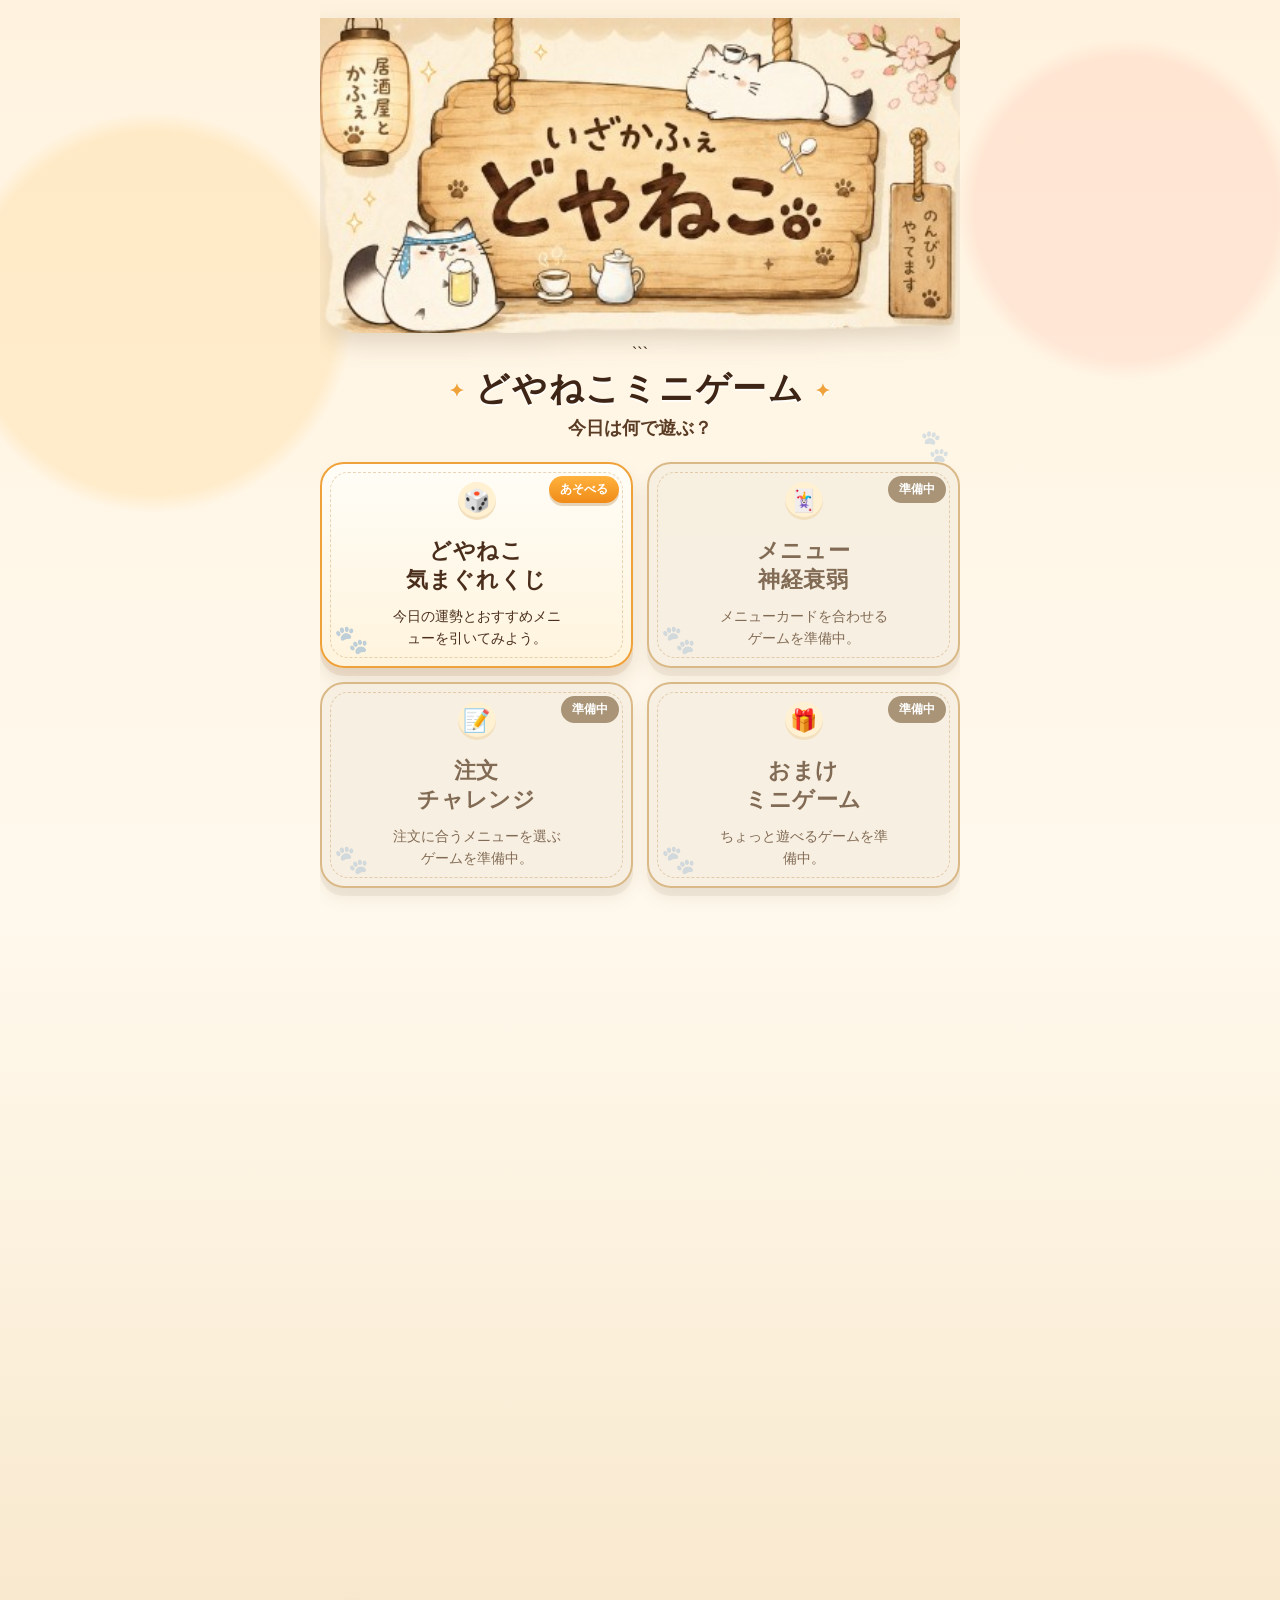
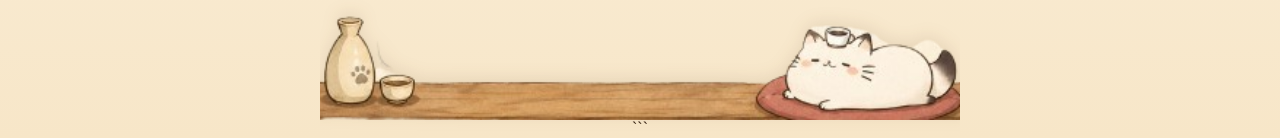
<file: index.html>
<!DOCTYPE html>

<html lang="ja">
<head>
  <meta charset="UTF-8">
  <meta name="viewport" content="width=device-width, initial-scale=1.0">
  <title>どやねこミニゲーム</title>
  <link rel="stylesheet" href="css/style.css">
</head>
<body>
  <main class="home">
    <section class="hero">
      <img
        src="assets/images/header.png"
        alt="いざかふぇ どやねこ のヘッダー"
        class="header-image"
      >

```
  <h1>どやねこミニゲーム</h1>
  <p>今日は何で遊ぶ？</p>
</section>

<section class="game-list">
  <a href="games/kuji/" class="game-card active">
    <span class="card-icon">🎲</span>
    <span class="game-status playable">あそべる</span>
    <h2>どやねこ<br>気まぐれくじ</h2>
    <p>今日の運勢とおすすめメニューを引いてみよう。</p>
  </a>

  <div class="game-card disabled">
    <span class="card-icon">🃏</span>
    <span class="game-status">準備中</span>
    <h2>メニュー<br>神経衰弱</h2>
    <p>メニューカードを合わせるゲームを準備中。</p>
  </div>

  <div class="game-card disabled">
    <span class="card-icon">📝</span>
    <span class="game-status">準備中</span>
    <h2>注文<br>チャレンジ</h2>
    <p>注文に合うメニューを選ぶゲームを準備中。</p>
  </div>

  <div class="game-card disabled">
    <span class="card-icon">🎁</span>
    <span class="game-status">準備中</span>
    <h2>おまけ<br>ミニゲーム</h2>
    <p>ちょっと遊べるゲームを準備中。</p>
  </div>
</section>

<img
  src="assets/images/footer.png"
  alt="かふねことお店の小物"
  class="footer-image"
>
```

  </main>
</body>
</html>
</file>
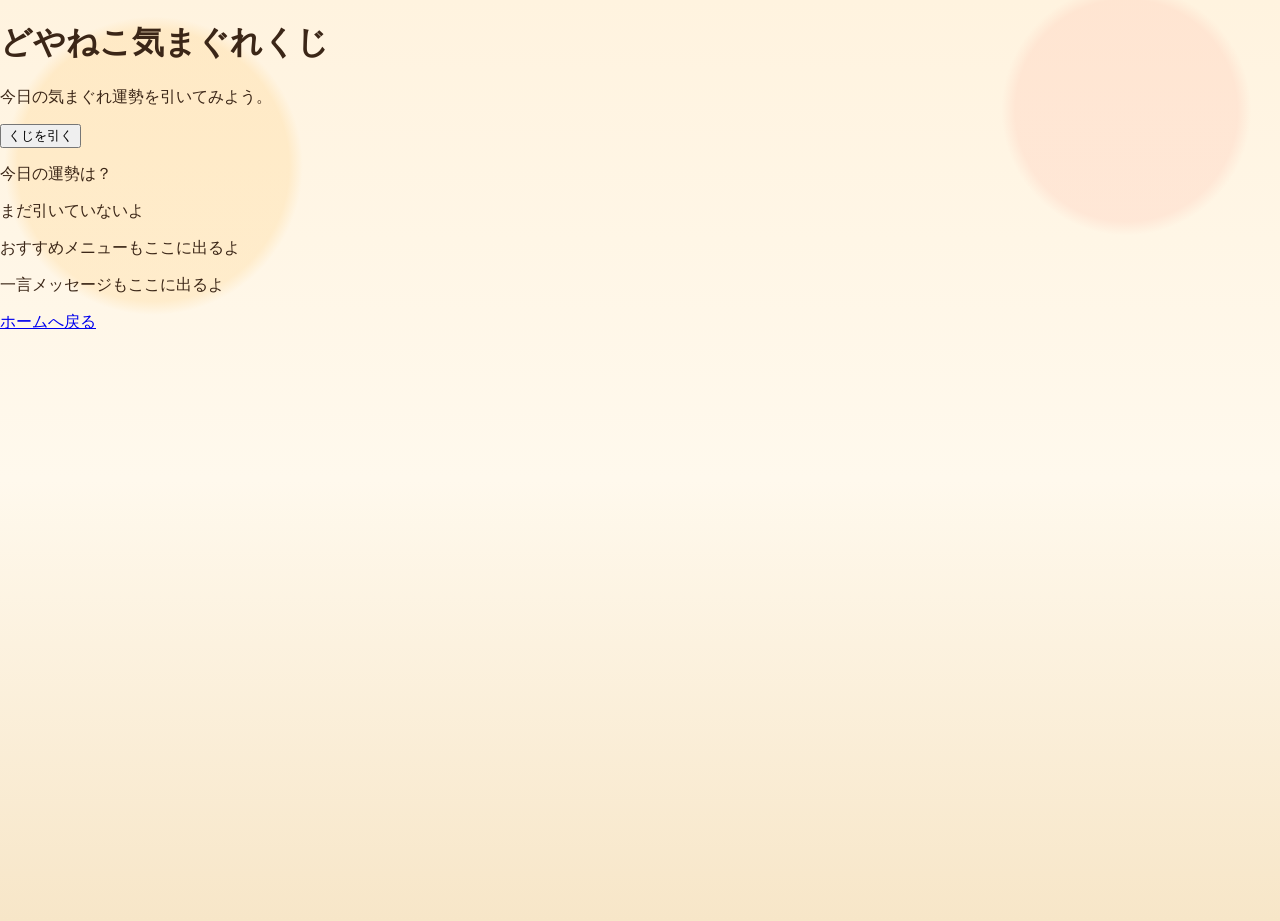
<file: games/kuji/index.html>
<!DOCTYPE html>
<html lang="ja">
<head>
  <meta charset="UTF-8">
  <meta name="viewport" content="width=device-width, initial-scale=1.0">
  <title>どやねこ気まぐれくじ</title>
  <link rel="stylesheet" href="../../css/style.css">
</head>
<body>
  <main class="game">
    <h1>どやねこ気まぐれくじ</h1>
    <p>今日の気まぐれ運勢を引いてみよう。</p>

    <button id="drawButton">くじを引く</button>

    <div id="result" class="result">
      <p class="result-label">今日の運勢は？</p>
      <p id="fortuneText" class="fortune-text">まだ引いていないよ</p>
      <p id="menuText" class="menu-text">おすすめメニューもここに出るよ</p>
      <p id="messageText" class="message-text">一言メッセージもここに出るよ</p>
    </div>

    <a href="../../index.html" class="home-link">ホームへ戻る</a>
  </main>

  <script src="kuji.js"></script>
</body>
</html>
</file>
<file: css/style.css>
/* =========================
ホーム画面：どやねこ風デザイン
========================= */

body {
margin: 0;
min-height: 100vh;
color: #3b2617;
font-family: "Hiragino Maru Gothic ProN", "Yu Gothic", "Meiryo", sans-serif;
background:
radial-gradient(circle at 12% 18%, rgba(255, 205, 120, 0.25) 0 10%, transparent 11%),
radial-gradient(circle at 88% 12%, rgba(255, 188, 170, 0.25) 0 8%, transparent 9%),
linear-gradient(180deg, #fff3df 0%, #fff9ed 52%, #f7e6c8 100%);
}

.home {
position: relative;
width: min(94%, 640px);
margin: 0 auto;
padding: 18px 0 0;
text-align: center;
overflow: hidden;
}

.home::before {
content: "🐾";
position: absolute;
top: 170px;
left: 8px;
font-size: 24px;
opacity: 0.18;
transform: rotate(-18deg);
}

.home::after {
content: "🐾";
position: absolute;
top: 430px;
right: 8px;
font-size: 28px;
opacity: 0.16;
transform: rotate(20deg);
}

/* ヘッダー */
.hero {
position: relative;
margin-bottom: 22px;
}

.header-image {
  width: calc(100% + 12px);
  max-width: none;
  display: block;
  margin: 0 -6px 12px;
  filter: drop-shadow(0 10px 12px rgba(85, 53, 24, 0.18));
}

.hero h1 {
position: relative;
margin: 4px 0 6px;
font-size: 34px;
line-height: 1.25;
letter-spacing: 0.05em;
color: #3d2414;
text-shadow: 0 2px 0 rgba(255, 255, 255, 0.8);
}

.hero h1::before,
.hero h1::after {
content: "✦";
display: inline-block;
margin: 0 10px;
color: #f0a23a;
font-size: 18px;
vertical-align: middle;
}

.hero p {
margin: 0;
font-size: 18px;
font-weight: bold;
color: #5a3b24;
}

/* ゲームカード一覧 */
.game-list {
display: grid;
grid-template-columns: 1fr 1fr;
gap: 14px;
}

.game-card {
position: relative;
min-height: 178px;
padding: 18px 12px 16px;
border-radius: 24px;
background: rgba(255, 252, 245, 0.92);
border: 2px solid #d9b987;
box-shadow:
0 8px 0 rgba(155, 101, 44, 0.12),
0 12px 20px rgba(84, 52, 24, 0.12);
color: #4a2e1b;
text-decoration: none;
box-sizing: border-box;
overflow: hidden;
}

.game-card::before {
content: "🐾";
position: absolute;
left: 12px;
bottom: 10px;
font-size: 28px;
opacity: 0.16;
}

.game-card::after {
content: "";
position: absolute;
inset: 8px;
border: 1px dashed rgba(190, 139, 70, 0.35);
border-radius: 18px;
pointer-events: none;
}

.game-card.active {
border-color: #f0a23a;
background: linear-gradient(180deg, #fffdf7, #fff4dd);
}

.game-card.active::before {
color: #f0a23a;
opacity: 0.28;
}

.game-card.disabled {
background: rgba(246, 238, 224, 0.86);
color: #826b55;
box-shadow:
0 8px 0 rgba(116, 88, 58, 0.08),
0 10px 18px rgba(84, 52, 24, 0.08);
}

.game-card h2 {
margin: 12px 0 10px;
font-size: 22px;
line-height: 1.35;
letter-spacing: 0.03em;
}

.game-card p {
position: relative;
z-index: 1;
margin: 0 auto;
max-width: 180px;
font-size: 14px;
line-height: 1.6;
}

.card-icon {
display: inline-flex;
align-items: center;
justify-content: center;
width: 38px;
height: 38px;
margin-bottom: 4px;
border-radius: 50%;
background: #fff1d2;
box-shadow: inset 0 -3px 0 rgba(155, 101, 44, 0.12);
font-size: 22px;
}

.game-status {
position: absolute;
top: 12px;
right: 12px;
z-index: 2;
padding: 5px 11px;
border-radius: 999px;
background: #a99477;
color: #ffffff;
font-size: 12px;
font-weight: bold;
}

.game-status.playable {
background: linear-gradient(180deg, #ffb23d, #f08b18);
box-shadow: 0 3px 0 rgba(151, 91, 18, 0.25);
}

.game-card.active:hover {
transform: translateY(-3px);
box-shadow:
0 10px 0 rgba(155, 101, 44, 0.12),
0 16px 24px rgba(84, 52, 24, 0.16);
}

/* フッター画像 */
.footer-image {
  width: calc(100% + 12px);
  max-width: none;
  display: block;
  margin: 18px -6px 0;
  pointer-events: none;
  filter: drop-shadow(0 -4px 8px rgba(85, 53, 24, 0.10));
}

/* スマホ幅の調整 */
@media (max-width: 520px) {
.home {
width: min(96%, 430px);
padding-top: 14px;
}

.header-image {
width: 100%;
max-width: 430px;
margin: 0 auto 10px;
}

.hero {
margin-bottom: 20px;
}

.hero h1 {
font-size: 28px;
}

.hero h1::before,
.hero h1::after {
margin: 0 7px;
font-size: 15px;
}

.hero p {
font-size: 16px;
}

.game-list {
gap: 12px;
}

.game-card {
min-height: 168px;
padding: 16px 9px 14px;
border-radius: 22px;
}

.game-card h2 {
font-size: 19px;
}

.game-card p {
font-size: 13px;
}

.card-icon {
width: 34px;
height: 34px;
font-size: 19px;
}

.game-status {
top: 10px;
right: 10px;
padding: 4px 9px;
font-size: 11px;
}

.footer-image {
width: 100%;
max-width: 430px;
margin: 14px auto 0;
}
}
</file>
